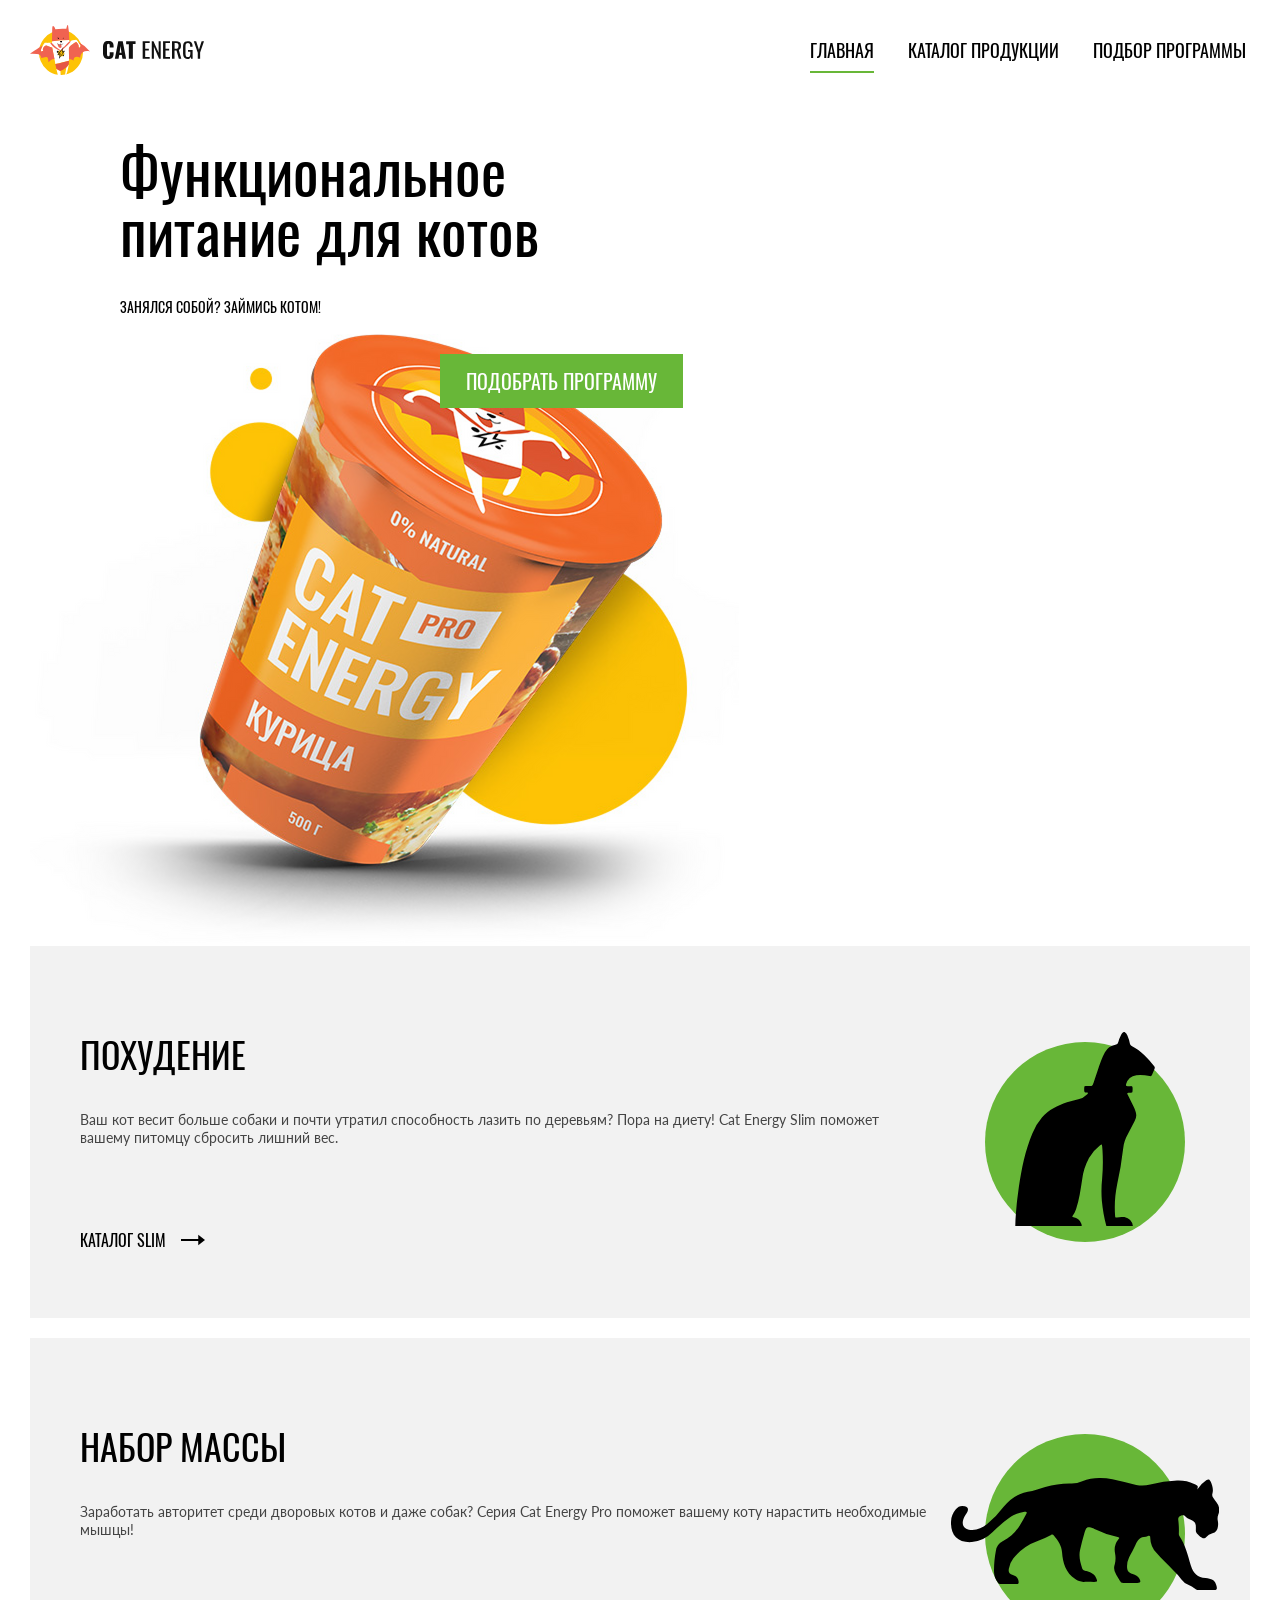
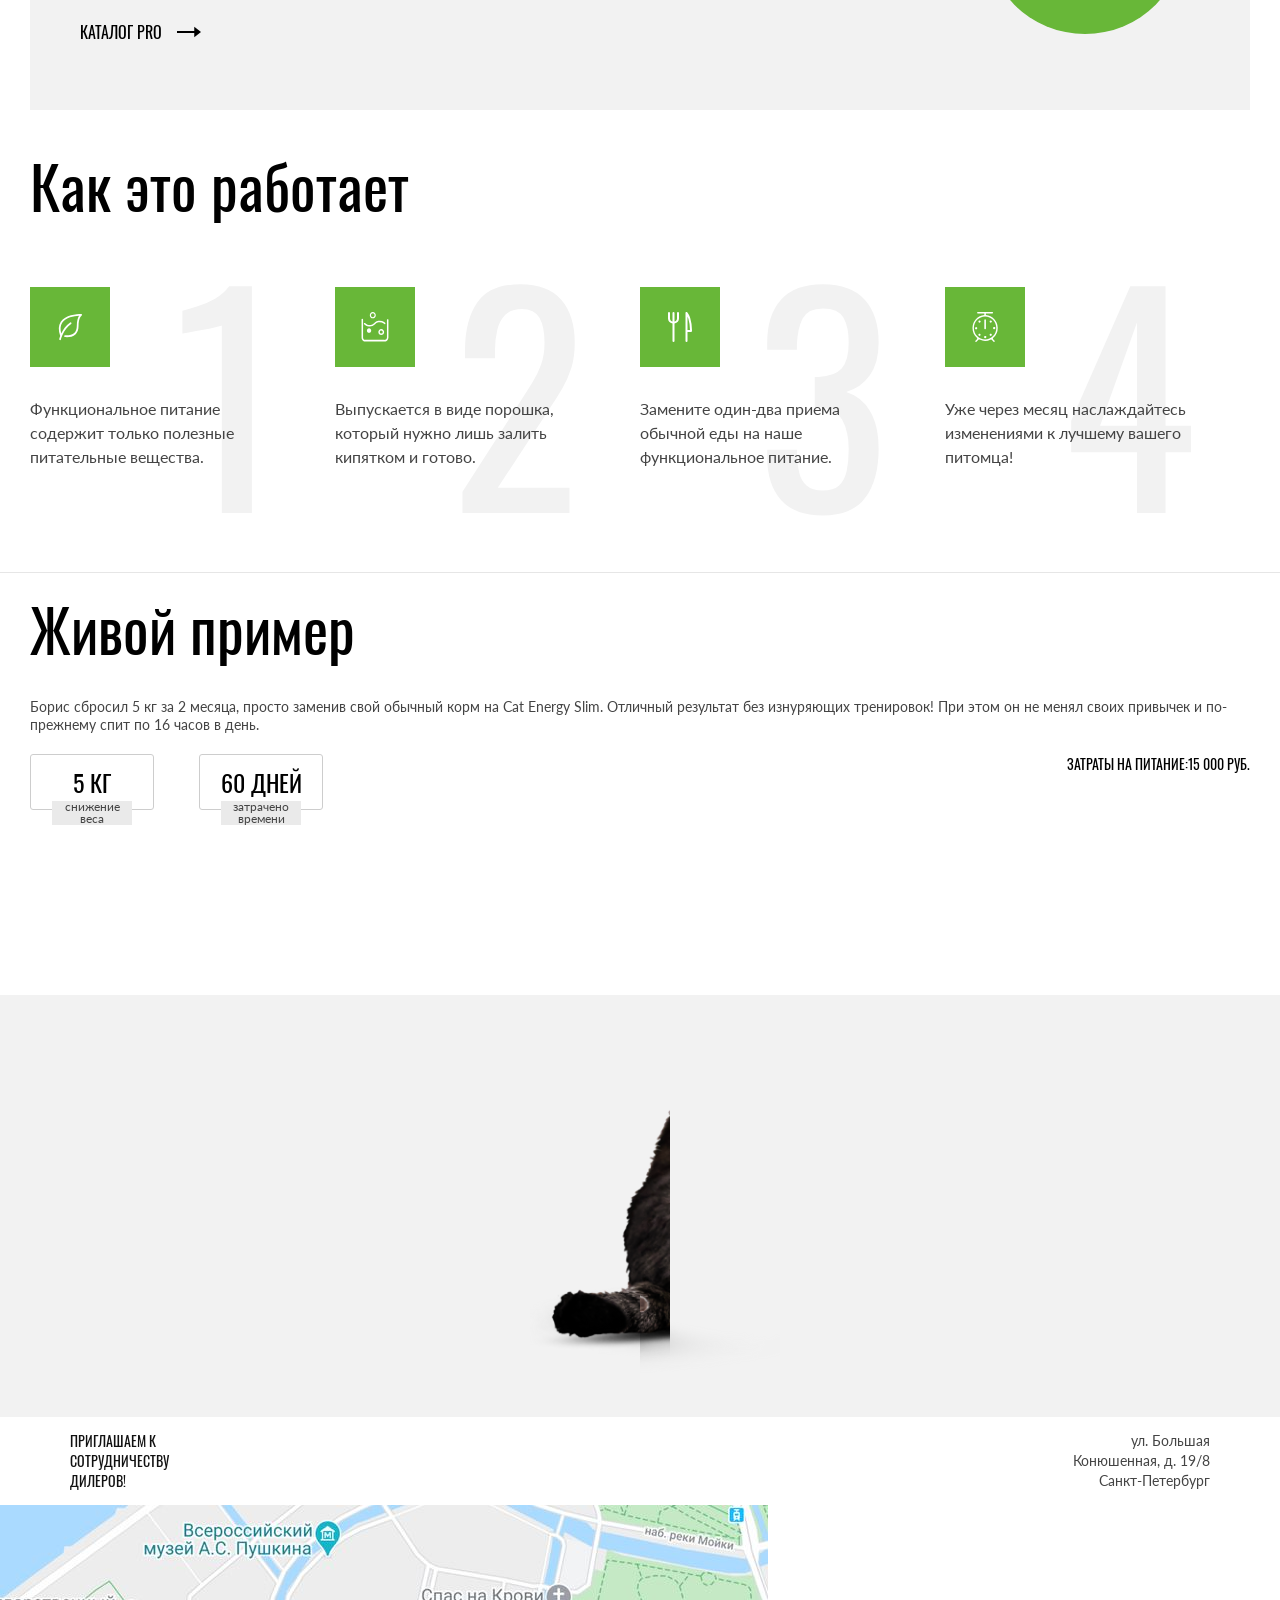
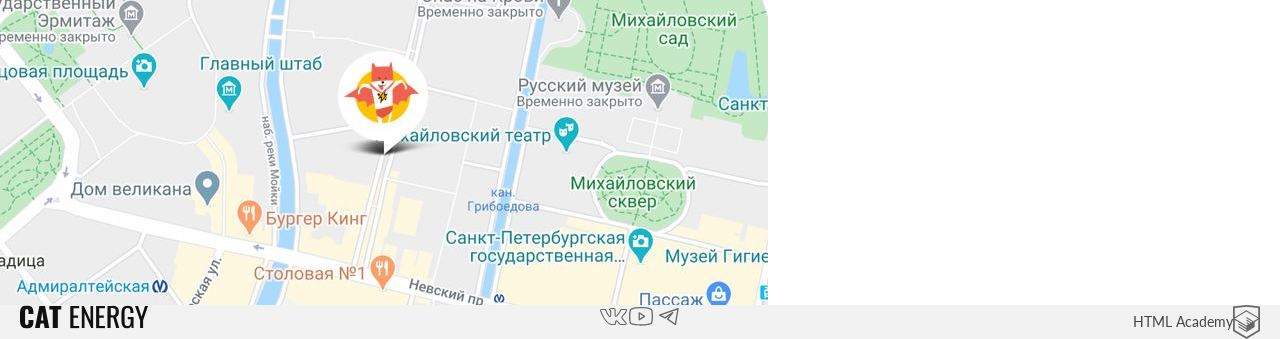
<file: 8/index.html>
<!DOCTYPE html><html class="page" lang="ru"><head><meta charset="UTF-8"><title>Интернет-магазин здорового питания для котов CAT ENERGY</title><meta name="viewport" content="width=device-width,initial-scale=1"><link rel="icon" sizes="32x32" href="favicons/favicon-32x32.png"><link rel="icon" sizes="16x16" href="favicons/favicon-16x16.png"><link rel="manifest" href="favicons/manifest.webmanifest"><link rel="icon" href="favicons/favicon-svg.svg" type="image/svg+xml"><link rel="mask-icon" href="favicons/safari-pinned-tab.svg"><link rel="apple-touch-icon" sizes="180x180" href="favicons/apple-touch-icon.png"><link rel="stylesheet" href="styles/styles.css"><!-- <script src="scripts/index.js" defer></script> --></head><body class="page__body"><header class="main-header wrapper main-header__wrapper"><nav class="main-header__nav main-nav"><a class="main-nav__logo" href="#"><picture><source type="image/svg+xml" media="(min-width: 1320px)" srcset="images/logo-image-desktop.svg" width="70" height="59"><source type="image/svg+xml" media="(min-width: 768px)" srcset="images/logo-image-tablet.svg" width="60" height="50"><img class="main-nav__logo-image" src="images/logo-image-mobile.svg" width="33" height="38" alt="Логотип интернет-магазина здорового питания для котов"></picture></a><a class="main-nav__logo" href="#"><img class="main-nav__logo-title" src="images/logo-text.svg" width="101" height="18" alt="Интернет-магазина здорового питания для котов"> </a><button class="main-nav__toggle toggle main-nav__toggle--closed" type="button"><span class="visually-hidden">Открыть меню</span></button><ul class="main-nav__list main-nav__list--closed main-nav__list--no-js"><li class="main-nav__item"><a class="main-nav__link main-nav__link--current" href="#">Главная</a></li><li class="main-nav__item"><a class="main-nav__link" href="catalog.html">Каталог продукции</a></li><li class="main-nav__item"><a class="main-nav__link" href="#">Подбор программы</a></li></ul></nav></header><main class="main-content"><h1 class="main-content__title visually-hidden">Интернет-магазина здорового питания для котов CAT ENERGY</h1><section class="hero"><div class="hero__bg"></div><div class="hero__wrapper wrapper"><h2 class="hero__title hero-title">Функциональное<br>питание для котов</h2><p class="hero__text">Занялся собой? Займись котом!</p><a class="hero__button button" href="#">Подобрать программу</a><picture><source type="image/png" media="(min-width: 1320px)" srcset="images/hero-image-desktop@1x.png, images/hero-image-desktop@2x.png 2x" width="552" height="499"><source type="image/png" media="(min-width: 768px)" srcset="images/hero-image-tablet@1x.png, images/hero-image-tablet@2x.png 2x" width="709" height="609"><img class="hero__image" src="images/hero-image-mobile@1x.png" srcset="images/hero-image-mobile@2x.png 2x" width="280" height="270" alt="Функциональное питание для котов"></picture></div></section><section class="programs"><div class="programs__wrapper wrapper"><h2 class="section-title visually-hidden">Виды программ</h2><ul class="programs__list"><li class="programs__item"><div class="programs__title-logo programs__title-logo--slim"><span class="visually-hidden">Логотип программы похудения</span></div><h3 class="programs__title programs__title--slim">Похудение</h3><p class="programs__text">Ваш кот весит больше собаки и почти утратил способность лазить по деревьям? Пора на диету! Cat Energy Slim поможет вашему питомцу сбросить лишний вес.</p><a class="programs__button button" href="#">Каталог SLIM</a></li><li class="programs__item"><div class="programs__title-logo programs__title-logo--pro"><span class="visually-hidden">Логотип программы похудения</span></div><h3 class="programs__title programs__title--pro">Набор массы</h3><p class="programs__text">Заработать авторитет среди дворовых котов и даже собак? Серия Cat Energy Pro поможет вашему коту нарастить необходимые мышцы!</p><a class="programs__button button" href="#">Каталог PRO</a></li></ul></div></section><section class="description"><div class="description__wrapper wrapper"><h2 class="description__title section-title">Как это работает</h2><ul class="description__list"><li class="description__item"><p class="description__text description__text--leaf">Функциональное питание содержит только полезные питательные вещества.</p></li><li class="description__item"><p class="description__text description__text--powder">Выпускается в виде порошка, который нужно лишь залить кипятком и готово.</p></li><li class="description__item"><p class="description__text description__text--meal">Замените один-два приема обычной еды на наше функциональное питание.</p></li><li class="description__item"><p class="description__text description__text--clock">Уже через месяц наслаждайтесь изменениями к лучшему вашего питомца!</p></li></ul></div></section><section class="example"><div class="example__wrapper wrapper"><h2 class="example__title section-title">Живой пример</h2><p class="example__text">Борис сбросил 5 кг за 2 месяца, просто заменив свой обычный корм на Cat Energy Slim. Отличный результат без изнуряющих тренировок! При этом он не менял своих привычек и по-прежнему спит по 16 часов в день.</p><div class="example__information"><ul class="example__information-list"><li class="example__information-item"><span class="example__information-value">5 кг</span><p class="example__information-label">снижение веса</p></li><li class="example__information-item"><span class="example__information-value">60 дней</span><p class="example__information-label">затрачено времени</p></li></ul><p class="example__cost"><span>Затраты на питание:</span> <span>15 000 руб.</span></p></div><div class="example__slider slider"><picture><source type="image/png" media="(min-width: 768px)" srcset="images/slider-before@1x.png, images/slider-before@2x.png 2x" width="560" height="512"><img class="slider__image slider__image--before" src="images/slider-before-mobile@1x.png" srcset="images/slider-before-mobile@2x.png 2x" width="280" height="256" alt="Пример изменений после начала приема здорового питания"></picture><picture><source type="image/png" media="(min-width: 768px)" srcset="images/slider-after@1x.png, images/slider-after@2x.png 2x" width="560" height="512"><img class="slider__image slider__image--after" src="images/slider-after-mobile@1x.png" srcset="images/slider-after-mobile@2x.png 2x" width="280" height="256" alt="Пример изменений после начала приема здорового питания"></picture></div></div></section></main><footer class="main-footer"><section class="map"><div class="map__wrapper"><h2 class="section-title visually-hidden">Как нас найти?</h2><div class="map__content"><p class="map__text">Приглашаем к сотрудничеству дилеров!</p><p class="map__adress"><a class="map__coordinates" href="#">ул. Большая Конюшенная, д. 19/8</a> <span class="map__city">Санкт-Петербург</span></p></div><picture><source type="image/jpeg" media="(min-width: 1440px)" srcset="images/map@1x.jpg, images/map@2x.jpg 2x" width="1440" height="400"><source type="image/jpeg" media="(min-width: 768px)" srcset="images/map-tablet@1x.jpg, images/map-tablet@2x.jpg 2x" width="768" height="400"><img class="map__image" src="images/map-mobile@1x.jpg" srcset="images/map-mobile@2x.jpg 2x" width="320" height="362" alt="Адрес магазина: Санкт-Петербург, ул. Большая Конюшенная, д. 19/8"></picture></div></section><section class="information"><div class="information__wrapper"><h2 class="section-title visually-hidden">Контактная информация</h2><div class="information__section"><a class="information__logo logo" href="#"><img class="logo__title" src="images/logo-text.svg" width="128" height="24" alt="Интернет-магазина здорового питания для котов"></a></div><div class="information__section"><ul class="social-list information__social-list"><li class="social-list__item"><a class="social-list__link social-list__link--vk" href="#"><span class="visually-hidden">ВКонтакте</span></a></li><li class="social-list__item"><a class="social-list__link social-list__link--youtube" href="#"><span class="visually-hidden">YouTube</span></a></li><li class="social-list__item"><a class="social-list__link social-list__link--telegram" href="#"><span class="visually-hidden">Telegram</span></a></li></ul></div><div class="information__section"><a class="information__copyright" href="https://htmlacademy.ru/intensive/adaptive">HTML Academy</a></div></div></section></footer><script src="scripts/index.js" defer="defer"></script></body></html>
</file>
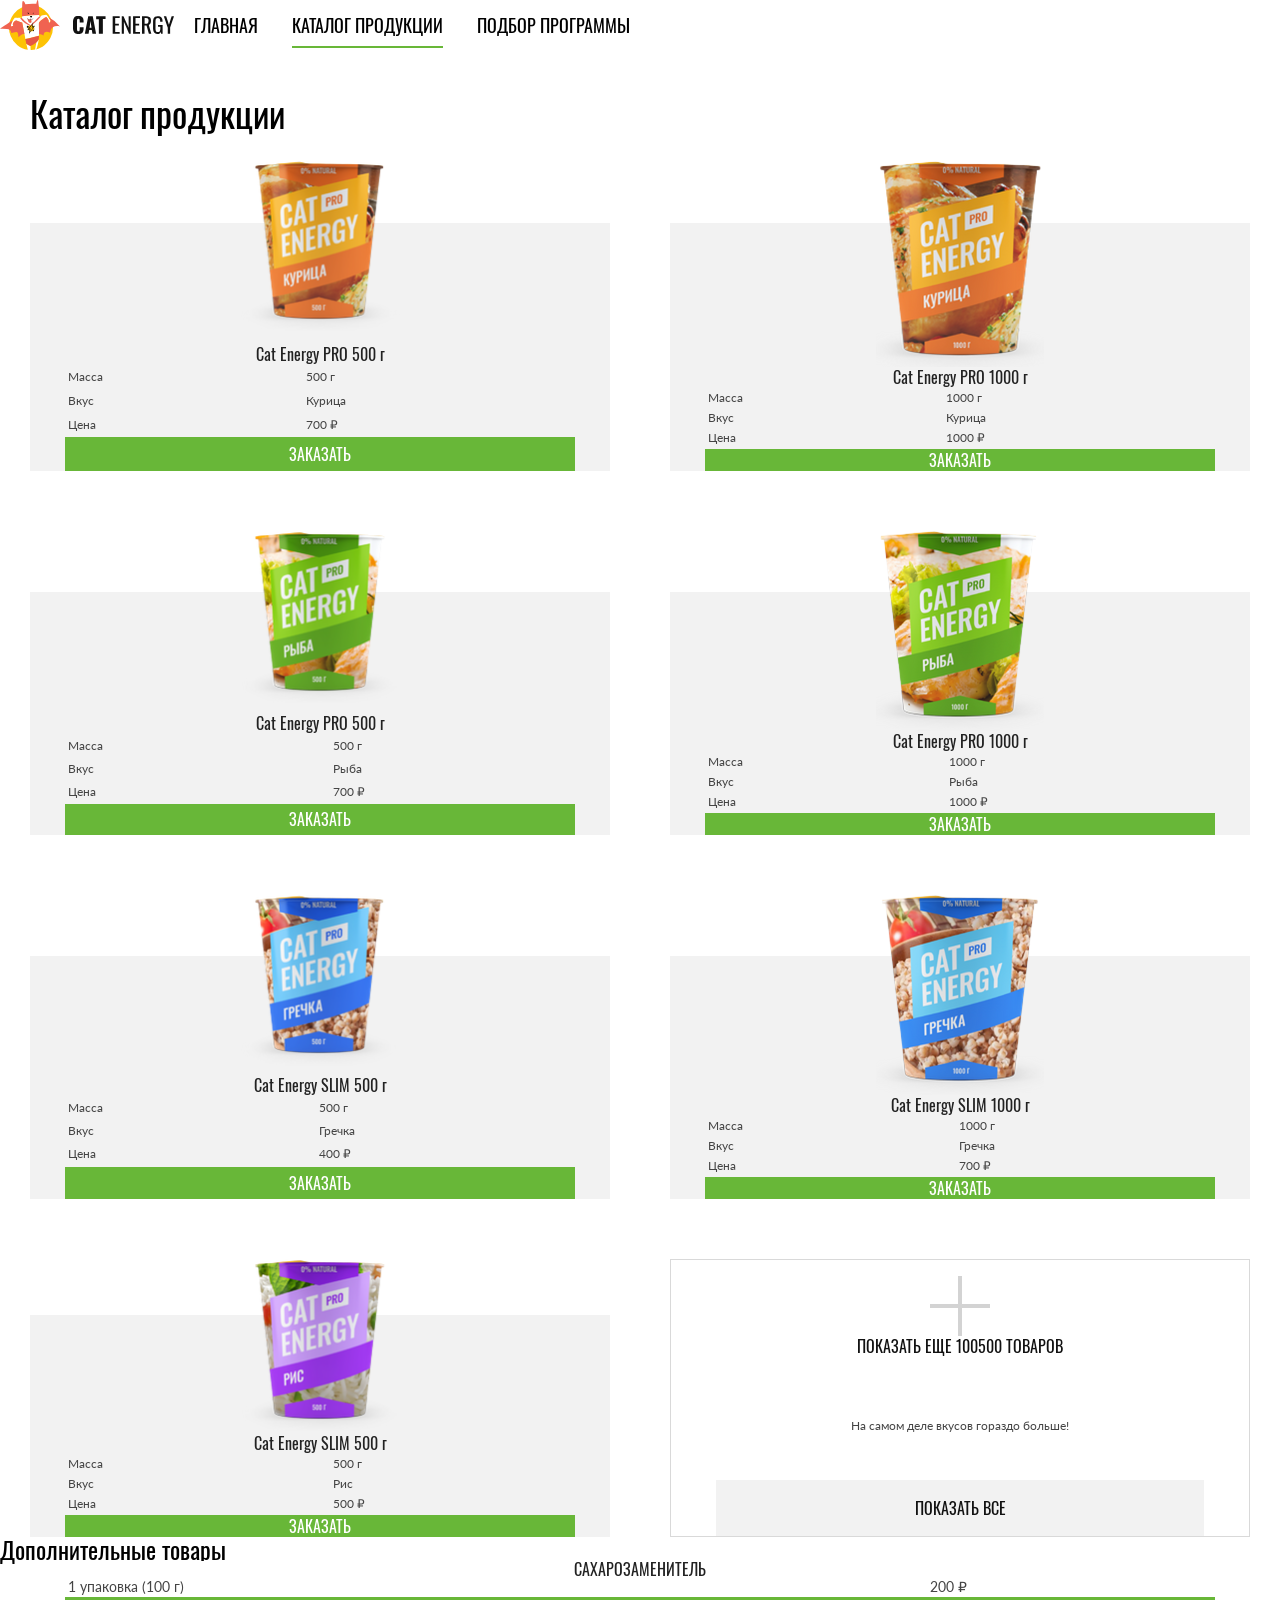
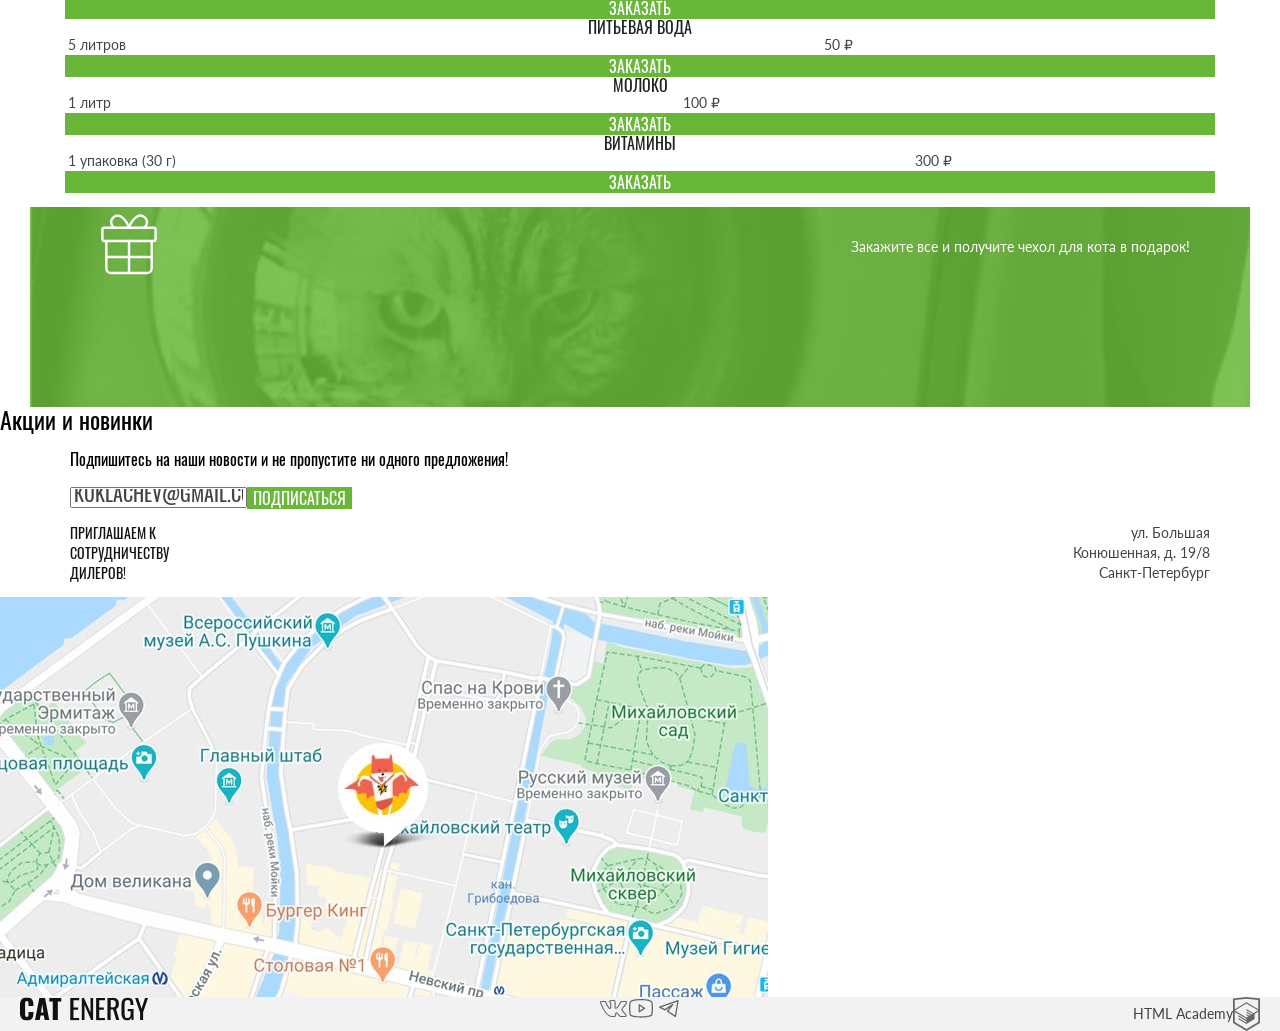
<file: 8/catalog.html>
<!DOCTYPE html><html class="page" lang="ru"><head><meta charset="UTF-8"><title>Интернет-магазин здорового питания для котов CAT ENERGY</title><meta name="viewport" content="width=device-width,initial-scale=1"><link rel="icon" sizes="32x32" href="favicons/favicon-32x32.png"><link rel="icon" sizes="16x16" href="favicons/favicon-16x16.png"><link rel="manifest" href="favicons/manifest.webmanifest"><link rel="icon" href="favicons/favicon-svg.svg" type="image/svg+xml"><link rel="mask-icon" href="favicons/safari-pinned-tab.svg" type="image/svg+xml"><link rel="apple-touch-icon" sizes="180x180" href="favicons/apple-touch-icon.png"><link rel="stylesheet" href="styles/styles.css"></head><body class="page__body"><header class="main-header"><nav class="main-header__nav main-nav main-nav--closed main-nav--no-js"><a class="main-nav__logo" href="index.html"><picture><source type="image/svg+xml" media="(min-width: 1320px)" srcset="images/logo-image-desktop.svg" width="70" height="59"><source type="image/svg+xml" media="(min-width: 768px)" srcset="images/logo-image-tablet.svg" width="60" height="50"><img class="main-nav__logo-image" src="images/logo-image-mobile.svg" width="33" height="36" alt="Логотип интернет-магазина здорового питания для котов"></picture></a><a class="main-nav__logo" href="index.html"><img class="main-nav__logo-title" src="images/logo-text.svg" width="101" height="18" alt="Интернет-магазина здорового питания для котов"> </a><button class="main-nav__toggle toggle" type="button"><span class="visually-hidden">Открыть меню</span></button><ul class="main-nav__list main-nav__list--inner-page"><li class="main-nav__item"><a class="main-nav__link" href="index.html">Главная</a></li><li class="main-nav__item"><a class="main-nav__link main-nav__link--current" href="#">Каталог продукции</a></li><li class="main-nav__item"><a class="main-nav__link" href="#">Подбор программы</a></li></ul></nav></header><main class="main-content"><section class="catalog"><div class="catalog__wrapper"><h1 class="main-content__title">Каталог продукции</h1><ul class="catalog__list"><li class="catalog__item card"><!-- <div class="card"> --><picture><source type="image/png" media="(min-width: 1440px)" srcset="images/catalog-item-1-desktop@1x.png, images/catalog-item-1-desktop@2x.png 2x" width="161" height="172"><source type="image/png" media="(min-width: 768px)" srcset="images/catalog-item-1-tablet@1x.png, images/catalog-item-1-tablet@2x.png 2x" width="161" height="172"><img class="card__image" src="images/catalog-item-1-mobile@1x.png" srcset="images/catalog-item-1-mobile@2x.png 2x" width="68" height="86" alt="Cat Energy PRO 500 г"></picture><table class="card__options"><caption class="card__title">Cat Energy PRO 500 г</caption><tr><td>Масса</td><td>500 г</td></tr><tr><td>Вкус</td><td>Курица</td></tr><tr><td>Цена</td><td>700 ₽</td></tr></table><button class="card__button button" type="button">Заказать</button><!-- </div> --></li><li class="catalog__item card"><!-- <div class="card"> --><picture><source type="image/png" media="(min-width: 1440px)" srcset="images/catalog-item-2-desktop@1x.png, images/catalog-item-2-desktop@2x.png 2x" width="172" height="196"><source type="image/png" media="(min-width: 768px)" srcset="images/catalog-item-2-tablet@1x.png, images/catalog-item-2-tablet@2x.png 2x" width="168" height="206"><img class="card__image" src="images/catalog-item-2-mobile@1x.png" srcset="images/catalog-item-2-mobile@2x.png 2x" width="84" height="100" alt="Cat Energy PRO 1000 г"></picture><table class="card__options"><caption class="card__title">Cat Energy PRO 1000 г</caption><tr><td>Масса</td><td>1000 г</td></tr><tr><td>Вкус</td><td>Курица</td></tr><tr><td>Цена</td><td>1000 ₽</td></tr></table><button class="card__button button" type="button">Заказать</button><!-- </div> --></li><li class="catalog__item card"><!-- <div class="card"> --><picture><source type="image/png" media="(min-width: 1440px)" srcset="images/catalog-item-3-desktop@1x.png, images/catalog-item-3-desktop@2x.png 2x" width="163" height="174"><source type="image/png" media="(min-width: 768px)" srcset="images/catalog-item-3-tablet@1x.png, images/catalog-item-3-tablet@2x.png 2x" width="163" height="174"><img class="card__image" src="images/catalog-item-3-mobile@1x.png" srcset="images/catalog-item-3-mobile@2x.png 2x" width="68" height="78" alt="Cat Energy PRO 500 г"></picture><table class="card__options"><caption class="card__title">Cat Energy PRO 500 г</caption><tr><td>Масса</td><td>500 г</td></tr><tr><td>Вкус</td><td>Рыба</td></tr><tr><td>Цена</td><td>700 ₽</td></tr></table><button class="card__button button" type="button">Заказать</button><!-- </div> --></li><li class="catalog__item card"><!-- <div class="card"> --><picture><source type="image/png" media="(min-width: 1440px)" srcset="images/catalog-item-4-desktop@1x.png, images/catalog-item-4-desktop@2x.png 2x" width="172" height="196"><source type="image/png" media="(min-width: 768px)" srcset="images/catalog-item-4-tablet@1x.png, images/catalog-item-4-tablet@2x.png 2x" width="168" height="200"><img class="card__image" src="images/catalog-item-4-mobile@1x.png" srcset="images/catalog-item-4-mobile@2x.png 2x" width="84" height="100" alt="Cat Energy PRO 1000 г"></picture><table class="card__options"><caption class="card__title">Cat Energy PRO 1000 г</caption><tr><td>Масса</td><td>1000 г</td></tr><tr><td>Вкус</td><td>Рыба</td></tr><tr><td>Цена</td><td>1000 ₽</td></tr></table><button class="card__button button" type="button">Заказать</button><!-- </div> --></li><li class="catalog__item card"><!-- <div class="card"> --><picture><source type="image/png" media="(min-width: 1440px)" srcset="images/catalog-item-5-desktop@1x.png, images/catalog-item-5-desktop@2x.png 2x" width="161" height="171"><source type="image/png" media="(min-width: 768px)" srcset="images/catalog-item-5-tablet@1x.png, images/catalog-item-5-tablet@2x.png 2x" width="161" height="171"><img class="card__image" src="images/catalog-item-5-mobile@1x.png" srcset="images/catalog-item-5-mobile@2x.png 2x" width="68" height="78" alt="Cat Energy SLIM 500 г"></picture><table class="card__options"><caption class="card__title">Cat Energy SLIM 500 г</caption><tr><td>Масса</td><td>500 г</td></tr><tr><td>Вкус</td><td>Гречка</td></tr><tr><td>Цена</td><td>400 ₽</td></tr></table><button class="card__button button" type="button">Заказать</button><!-- </div> --></li><li class="catalog__item card"><!-- <div class="card"> --><picture><source type="image/png" media="(min-width: 1440px)" srcset="images/catalog-item-6-desktop@1x.png, images/catalog-item-6-desktop@2x.png 2x" width="172" height="196"><source type="image/png" media="(min-width: 768px)" srcset="images/catalog-item-6-tablet@1x.png, images/catalog-item-6-tablet@2x.png 2x" width="168" height="200"><img class="card__image" src="images/catalog-item-6-mobile@1x.png" srcset="images/catalog-item-6-mobile@2x.png 2x" width="84" height="100" alt="Cat Energy SLIM 1000 г"></picture><table class="card__options"><caption class="card__title">Cat Energy SLIM 1000 г</caption><tr><td>Масса</td><td>1000 г</td></tr><tr><td>Вкус</td><td>Гречка</td></tr><tr><td>Цена</td><td>700 ₽</td></tr></table><button class="card__button button" type="button">Заказать</button><!-- </div> --></li><li class="catalog__item card"><!-- <div class="card"> --><picture><source type="image/png" media="(min-width: 1440px)" srcset="images/catalog-item-7-desktop@1x.png, images/catalog-item-7-desktop@2x.png 2x" width="163" height="174"><source type="image/png" media="(min-width: 768px)" srcset="images/catalog-item-7-tablet@1x.png, images/catalog-item-7-tablet@2x.png 2x" width="163" height="174"><img class="card__image" src="images/catalog-item-7-mobile@1x.png" srcset="images/catalog-item-7-mobile@2x.png 2x" width="72" height="84" alt="Cat Energy SLIM 500 г"></picture><table class="card__options"><caption class="card__title">Cat Energy SLIM 500 г</caption><tr><td>Масса</td><td>500 г</td></tr><tr><td>Вкус</td><td>Рис</td></tr><tr><td>Цена</td><td>500 ₽</td></tr></table><button class="card__button button" type="button">Заказать</button><!-- </div> --></li><li class="catalog__item show-more"><!-- <div class="show-more"> --><p class="show-more__title">Показать еще 100500 товаров</p><p class="show-more__text">На самом деле вкусов гораздо больше!</p><button class="show-more__button button" type="button">Показать все</button><!-- </div> --></li></ul></div></section><section class="other-goods"><h2 class="other-goods__title section-title">Дополнительные товары</h2><div class="other-goods__wrapper"><ul class="other-goods__list"><li class="other-goods__item"><div class="other-goods__card card"><table class="card__options"><caption class="card__title">Сахарозаменитель</caption><tr><td>1 упаковка (100 г)</td><td>200 ₽</td></tr></table><button class="other-goods__button button" type="button">Заказать</button></div></li><li class="other-goods__item"><div class="other-goods__card card"><table class="card__options"><caption class="card__title">Питьевая вода</caption><tr><td>5 литров</td><td>50 ₽</td></tr></table><button class="other-goods__button button" type="button">Заказать</button></div></li><li class="other-goods__item"><div class="other-goods__card card"><table class="card__options"><caption class="card__title">Молоко</caption><tr><td>1 литр</td><td>100 ₽</td></tr></table><button class="other-goods__button button" type="button">Заказать</button></div></li><li class="other-goods__item"><div class="other-goods__card card"><table class="card__options"><caption class="card__title">Витамины</caption><tr><td>1 упаковка (30 г)</td><td>300 ₽</td></tr></table><button class="other-goods__button button" type="button">Заказать</button></div></li></ul><div class="other-goods__promo"><p class="other-goods__text">Закажите все и получите чехол для кота в подарок!</p></div></div></section><section class="subscribe"><h2 class="subscribe__title section-title">Акции и новинки</h2><div class="subscribe__wrapper"><p class="subscribe__text">Подпишитесь на наши новости и не пропустите ни одного предложения!</p><form class="subscribe__form" method="post" action="https://echo.htmlacademy.ru"><label><input class="subscribe__email" type="email" name="subscride__email" placeholder="кuklachev@gmail.com"></label> <button class="subscribe__button button" type="submit">Подписаться</button></form></div></section></main><footer class="main-footer"><section class="map"><div class="map__wrapper"><h2 class="section-title visually-hidden">Как нас найти?</h2><div class="map__content"><p class="map__text">Приглашаем к сотрудничеству дилеров!</p><p class="map__adress"><a class="map__coordinates" href="#">ул. Большая Конюшенная, д. 19/8</a> <span class="map__city">Санкт-Петербург</span></p></div><picture><source type="image/jpeg" media="(min-width: 1440px)" srcset="images/map@1x.jpg, images/map@2x.jpg 2x" width="1440" height="400"><source type="image/jpeg" media="(min-width: 768px)" srcset="images/map-tablet@1x.jpg, images/map-tablet@2x.jpg 2x" width="768" height="400"><img class="map__image" src="images/map-mobile@1x.jpg" srcset="images/map-mobile@2x.jpg 2x" width="320" height="362" alt="Адрес магазина: Санкт-Петербург, ул. Большая Конюшенная, д. 19/8"></picture></div></section><section class="information"><div class="information__wrapper"><h2 class="section-title visually-hidden">Контактная информация</h2><div class="information__section"><a class="information__logo logo" href="#"><img class="logo__title" src="images/logo-text.svg" width="128" height="24" alt="Интернет-магазина здорового питания для котов"></a></div><div class="information__section"><ul class="social-list information__social-list"><li class="social-list__item"><a class="social-list__link social-list__link--vk" href="#"><span class="visually-hidden">ВКонтакте</span></a></li><li class="social-list__item"><a class="social-list__link social-list__link--youtube" href="#"><span class="visually-hidden">YouTube</span></a></li><li class="social-list__item"><a class="social-list__link social-list__link--telegram" href="#"><span class="visually-hidden">Telegram</span></a></li></ul></div><div class="information__section"><a class="information__copyright" href="https://htmlacademy.ru/intensive/adaptive">HTML Academy</a></div></div></section></footer><script src="scripts/index.js" defer="defer"></script></body></html>
</file>
<file: 8/styles/styles.css>
@font-face{font-family:Oswald;font-weight:400;font-style:normal;font-display:swap;src:url(../fonts/oswald/oswaldregular.woff2)format("woff2")}@font-face{font-family:Oswald;font-weight:700;font-style:normal;font-display:swap;src:url(../fonts/oswald/oswaldregular.woff2)format("woff2")}@font-face{font-family:Lato;font-weight:400;font-style:normal;font-display:swap;src:url(../fonts/lato/Lato-Regular.woff2)format("woff2")}@font-face{font-family:Lato;font-weight:700;font-style:normal;font-display:swap;src:url(../fonts/lato/Lato-Regular.woff2)format("woff2")}*,:before,:after{box-sizing:border-box}body{color:#444;background-color:#fff;flex-direction:column;max-width:1440px;min-height:100vh;margin:0 auto;padding:0;font-family:Lato,sans-serif;font-size:14px;font-weight:400;line-height:18px;display:flex;position:relative}img{display:block}ul{margin:0;padding:0;list-style-type:none}.visually-hidden{white-space:nowrap;-webkit-clip-path:inset(100%);clip-path:inset(100%);clip:rect(0 0 0 0);border:0;width:1px;height:1px;margin:-1px;padding:0;position:absolute;overflow:hidden}.wrapper{padding:0 20px}@media (width>=768px){.wrapper{padding:0 30px}}@media (width>=1440px){.wrapper{padding:0 110px}}.button{color:#fff;text-transform:uppercase;background-color:#68b738;border:none;font-family:Oswald,sans-serif;font-size:16px;font-weight:400;line-height:20px;text-decoration:none}.toggle{box-sizing:border-box;background-color:#0000;background-position:50%;border:none;width:24px;height:24px}.section-title{color:#000;margin:0;font-family:Oswald,sans-serif;font-size:36px;font-weight:400;line-height:40px}@media (width>=768px){.section-title{font-size:60px;line-height:60px}}.main-header{min-height:65px;position:relative}.main-header__wrapper{background-color:#fff}@media (width>=768px){.main-header__wrapper{padding:25px 30px}}@media (width>=1440px){.main-header__wrapper{background-color:#0000;padding:55px 110px 0}}.main-header__nav{grid-template-columns:20% auto 20%;grid-auto-rows:minmax(65px,auto);align-items:center;display:grid}@media (width>=768px){.main-header__nav{display:flex}}@media (width>=1440px){.main-header__nav{grid-template-columns:min-content auto 50%;display:grid}}.main-nav{color:#000;font-family:Oswald,sans-serif;font-size:20px;font-weight:400;line-height:20px}@media (width>=768px){.main-nav__logo-image{margin-right:13px}}.main-nav__logo-title{margin:0 auto}@media (width>=1440px){.main-nav__logo-title{width:118px;height:21px;margin:0}}.main-nav__toggle{margin:0 0 0 auto;display:block}.main-nav__toggle--closed{background-image:url(../icons/stack.svg#menu-open)}.main-nav__toggle--opened{background-image:url(../icons/stack.svg#menu-close);width:18px;height:18px}.main-nav__toggle:has(+.main-nav__list--no-js){display:none}@media (width>=768px){.main-nav__toggle{display:none}}.main-nav__list{grid-column:1/-1;grid-auto-rows:65px;align-items:center;padding:0 20px;display:grid}.main-nav__list--closed{display:none}@media (width>=768px){.main-nav__list--closed{flex-wrap:wrap;justify-content:flex-end;width:100%;padding:0;display:flex}}.main-nav__list--opened{z-index:2;background-color:#fff;width:100%;display:grid;position:absolute;top:65px;left:0}.main-nav__list--no-js{padding:0;display:grid;position:static}@media (width>=768px){.main-nav__list{grid-column:unset;flex-wrap:wrap;margin-right:4px;display:flex}}@media (width>=1440px){.main-nav__list--inner-page .main-nav__link{color:#000}}.main-nav__item{text-align:center}@media (width>=768px){.main-nav__item:not(:last-of-type){margin-right:34px}}.main-nav__link{text-transform:uppercase;color:#000;cursor:pointer;text-decoration:none}@media (width>=768px){.main-nav__link--current{border-bottom:2px solid #68b738}}@media (width>=1440px){.main-nav__link--current{border-bottom:2px solid #fff}}@media (width>=768px){.main-nav__link{padding-bottom:8px;font-size:18px;line-height:24px}}@media (width>=1440px){.main-nav__link{color:#fff;line-height:30px}}.main-content__title{color:#000;font-family:Oswald,sans-serif;font-size:36px;font-weight:400;line-height:36px}.hero{color:#fff;min-height:480px;font-family:Oswald,sans-serif;font-size:14px;font-weight:400;line-height:14px;position:relative}@media (width>=1440px){.hero{margin-bottom:82px;position:static}}.hero__bg{z-index:-1;background-image:url(../images/hero-bg-mobile@1x.png);background-position:50%;background-repeat:no-repeat;width:100%;min-height:302px;position:absolute;top:0;box-shadow:inset 0 0 0 1000px #68b738d9}@media (width>=768px){.hero__bg{display:none}}@media (width>=1440px){.hero__bg{z-index:-1;background-image:url(../images/hero-bg-desktop@1x.png);background-size:cover;width:50%;min-height:694px;display:block;right:0}}.hero__wrapper{flex-direction:column;align-items:center;padding-top:25px;padding-bottom:20px;display:flex}@media (width>=768px){.hero__wrapper{background-color:#0000;align-items:flex-start;padding:0 30px;position:relative}}@media (width>=1440px){.hero__wrapper{align-items:flex-start;min-height:580px;padding:0 110px}}.hero__title{text-align:center;margin:0 0 25px;padding:0 13px;font-size:36px;line-height:36px}@media (width>=768px){.hero__title{text-align:left;word-break:break-all;color:#000;width:100%;margin-bottom:0;padding:40px 90px;font-size:60px;line-height:60px}}@media (width>=1440px){.hero__title{width:50%;padding:110px 80px 40px}}.hero__text{text-transform:uppercase;margin:0 0 30px;padding:0 16px}@media (width>=768px){.hero__text{color:#000;margin-bottom:20px;padding:0 90px}}@media (width>=1440px){.hero__text{margin-bottom:52px;padding:0 80px}}.hero__button{text-align:center;order:4;width:100%;padding:10px 63px;display:block}@media (width>=768px){.hero__button{width:auto;padding:14px 26px;font-size:20px;line-height:26px;position:absolute;top:30%;left:calc(50% - 200px)}}@media (width>=1440px){.hero__button{margin-left:80px;position:static}}.hero__image{margin-bottom:3px}@media (width>=1440px){.hero__image{margin-bottom:0;position:absolute;top:calc(100% - 500px);left:40%}}.programs__wrapper{margin-bottom:20px}@media (width>=768px){.programs__wrapper{margin-bottom:45px}}@media (width>=1440px){.programs__wrapper{margin-bottom:71px}}.programs__list{row-gap:20px;list-style:none;display:grid}@media (width>=1440px){.programs__list{column-gap:80px;row-gap:unset;grid-template-columns:1fr 1fr}}.programs__item{background-color:#f2f2f2;grid-template-columns:min-content auto;gap:22px 20px;padding:20px;display:grid}@media (width>=768px){.programs__item{grid-template-columns:1fr 200px;grid-template-areas:"title logo""text logo""button logo";gap:24px 55px;min-height:372px;padding:75px 65px 55px 50px}}@media (width>=1440px){.programs__item{grid-template-areas:unset;grid-template-columns:min-content auto;column-gap:60px;padding:45px 50px 55px}}.programs__title-logo{background-color:#68b738;background-position:50%;border-radius:50%;width:50px;height:50px;position:relative}@media (width>=768px){.programs__title-logo{grid-area:logo;align-self:center;width:200px;height:200px}}@media (width>=1440px){.programs__title-logo{grid-area:unset;width:100px;height:100px}}.programs__title-logo--slim:before{content:"";background-image:url(../icons/stack.svg#program-slim);width:36px;height:50px;position:absolute;left:7px}@media (width>=768px){.programs__title-logo--slim:before{width:140px;height:194px;top:-10px;left:30px}}@media (width>=1440px){.programs__title-logo--slim:before{width:70px;height:97px;top:-5px;left:15px}}.programs__title-logo--pro:before{content:"";background-image:url(../icons/stack.svg#program-pro);width:67px;height:28px;position:absolute;top:11px;left:-8.5px}@media (width>=768px){.programs__title-logo--pro:before{width:268px;height:112px;top:44px;left:-34px}}@media (width>=1440px){.programs__title-logo--pro:before{width:134px;height:56px;top:22px;left:-17px}}.programs__title{color:#000;text-transform:uppercase;align-items:center;margin:0;font-family:Oswald,sans-serif;font-size:24px;font-weight:400;line-height:37px;display:flex;position:relative}@media (width>=768px){.programs__title{grid-area:title;font-size:36px;line-height:36px}}@media (width>=1440px){.programs__title{grid-area:unset}}.programs__text{grid-column:1/-1;margin:0}@media (width>=768px){.programs__text{grid-area:text;grid-column:unset}}@media (width>=1440px){.programs__text{grid-area:unset;grid-column:1/-1}}.programs__button{color:#000;background-color:#0000;border-top:1px solid #d9d9d9;grid-column:1/-1;align-items:center;padding-top:15px;line-height:16px;display:flex}.programs__button:active{opacity:.3}.programs__button:after{content:"";background-image:url(../icons/stack.svg#program-arrow);width:24px;height:12px;margin-left:15px}@media (width>=768px){.programs__button{grid-area:button;grid-column:unset;border:none}}@media (width>=1440px){.programs__button{grid-area:unset;grid-column:1/-1}}.description__wrapper{margin-bottom:50px}@media (width>=768px){.description__wrapper{border-bottom:1px solid #e6e6e6;margin-bottom:0;padding-bottom:45px}}@media (width>=1440px){.description__wrapper{border:none;margin-bottom:69px;padding-bottom:0}}.description__title{margin-bottom:40px}@media (width>=768px){.description__title{margin-bottom:32px}}.description__list{counter-reset:desc 0;row-gap:20px;display:grid}@media (width>=768px){.description__list{grid-template-rows:280px;grid-template-columns:repeat(auto-fill,minmax(250px,1fr));grid-auto-rows:280px;row-gap:37px}}@media (width>=1440px){.description__list{grid-template-columns:repeat(4,1fr);column-gap:calc(33.3333% - 333.333px)}}.description__item{counter-increment:desc 1}.description__item:before{content:counter(desc);display:none}@media (width>=768px){.description__item:before{color:#f2f2f2;z-index:-1;font-family:Oswald,sans-serif;font-size:280px;font-weight:400;line-height:280px;display:block;position:absolute;right:0}.description__item{width:250px;position:relative}}.description__text{align-items:center;margin:0;display:flex}.description__text:before{content:"";background-color:#68b738;background-position:50%;background-repeat:no-repeat;background-size:30px 30px;flex-shrink:0;width:60px;height:60px;margin-right:20px;display:block}@media (width>=768px){.description__text:before{width:80px;height:80px;margin-top:40px;margin-bottom:30px}.description__text{font-size:16px;line-height:24px;display:block}}.description__text--leaf:before{background-image:url(../icons/stack.svg#icon-leaf)}.description__text--powder:before{background-image:url(../icons/stack.svg#icon-powder)}.description__text--meal:before{background-image:url(../icons/stack.svg#icon-meal)}.description__text--clock:before{background-image:url(../icons/stack.svg#icon-clock)}.example__wrapper{background-color:#eaeaea;padding-top:25px;padding-bottom:40px}@media (width>=768px){.example__wrapper{background:linear-gradient(#fff 50%,#f2f2f2 50%)}}@media (width>=1440px){.example__wrapper{background:linear-gradient(#fff 20%,#f2f2f2 20%);grid-template-columns:repeat(4,1fr);display:grid}}.example__title{margin-bottom:40px}@media (width>=1440px){.example__title{grid-column:1/3}}.example__text{margin:0 0 20px}@media (width>=1440px){.example__text{grid-column:1/3}}.example__information{margin-bottom:20px}@media (width>=768px){.example__information{justify-content:space-between;width:100%;display:flex}}@media (width>=1440px){.example__information{flex-direction:column;grid-column:1/3}}.example__information-list{justify-content:center;margin-bottom:35px;list-style:none;display:flex}@media (width>=1440px){.example__information-list{justify-content:flex-start}}.example__information-item{position:relative}.example__information-item:not(:last-of-type){margin-right:30px}@media (width>=768px){.example__information-item:not(:last-of-type){margin-right:45px}}.example__information-value{color:#000;text-transform:uppercase;text-align:center;border:1px solid #cdcdcd;border-radius:3px;width:124px;min-height:56px;padding-top:15px;font-family:Oswald,sans-serif;font-size:24px;font-weight:400;line-height:24px;display:block}.example__information-label{text-align:center;background-color:#eaeaea;width:80px;margin:0;font-size:12px;line-height:12px;display:block;position:absolute;bottom:-15px;left:calc(50% - 40px)}.example__cost{color:#000;text-transform:uppercase;text-align:center;margin:0;font-family:Oswald,sans-serif;font-size:14px;font-weight:400;line-height:20px}@media (width>=768px){.example__cost{flex-direction:row;align-items:flex-start;display:flex}}.example__slider{grid-area:1/3/4/-1}.slider{width:280px;margin:0 auto;position:relative}@media (width>=768px){.slider{padding:0 30px}}.slider__image{object-fit:cover;width:140px}.slider__image--before{object-position:0;left:0}.slider__image--after{object-position:100%;position:absolute;top:0;right:0}.map__wrapper{flex-direction:column;display:flex}@media (width>=1440px){.map__wrapper{position:relative}}.map__content{justify-content:space-between;padding:0 20px;display:flex}@media (width>=768px){.map__content{padding:0 70px}}@media (width>=1440px){.map__content{background-color:#fff;padding:0 80px;position:absolute;top:50%;left:55px}}.map__text{color:#111;text-transform:uppercase;width:140px;font-family:Oswald,sans-serif;font-size:14px;font-weight:400;line-height:20px}.map__adress{text-align:right;width:140px;line-height:20px}.map__coordinates{color:#444;text-decoration:none}.information__wrapper{background-color:#f2f2f2;padding:0 20px}@media (width>=768px){.information__wrapper{justify-content:space-between;display:flex}}.information__section:not(:last-of-type){border-bottom:1px solid #d9d9d9}@media (width>=768px){.information__section:not(:last-of-type){border:none}}.information__social-list{justify-content:center;display:flex}.information__copyright{color:#444;align-items:center;line-height:20px;text-decoration:none;display:flex}.information__copyright:hover:after,.information__copyright:focus:after{background-color:#68b738}.information__copyright:active{opacity:.3}.information__copyright:after{content:"";background-color:#666;width:27px;height:34px;-webkit-mask-image:url(../icons/stack.svg#icon-htmlacademy);mask-image:url(../icons/stack.svg#icon-htmlacademy)}.social-list{list-style:none}.social-list__link{width:28px;height:22px;display:block}.social-list__link:hover,.social-list__link:focus{background-color:#68b738}.social-list__link:active{opacity:.3}.social-list__link--vk{background-color:#666;-webkit-mask-image:url(../icons/stack.svg#icon-social-vk);mask-image:url(../icons/stack.svg#icon-social-vk)}.social-list__link--youtube{background-color:#666;-webkit-mask-image:url(../icons/stack.svg#icon-social-youtube);mask-image:url(../icons/stack.svg#icon-social-youtube)}.social-list__link--telegram{background-color:#666;-webkit-mask-image:url(../icons/stack.svg#icon-social-telegram);mask-image:url(../icons/stack.svg#icon-social-telegram)}.catalog__wrapper{padding:0 20px}@media (width>=768px){.catalog__wrapper{padding:0 30px}}@media (width>=1440px){.catalog__wrapper{padding:0 55px}}.catalog__list{list-style:none;display:grid}@media (width>=768px){.catalog__list{grid-template-columns:1fr 1fr;gap:60px}}@media (width>=1440px){.catalog__list{grid-template-columns:repeat(4,1fr);gap:60px 80px}}.card{color:#444;grid-template-columns:1fr 1fr;font-family:Lato,sans-serif;font-size:12px;font-weight:400;line-height:16px;display:grid}@media (width>=768px){.card{background:linear-gradient(#fff 20%,#f2f2f2 20%);grid-template-columns:1fr;padding:0 35px}}.card__image{margin:0 auto}.card__title{color:#222;font-family:Oswald,sans-serif;font-size:16px;font-weight:400;line-height:20px}.card__button{grid-column:1/-1}.show-more{display:grid}@media (width>=768px){.show-more{border:1px solid #d9d9d9;padding:0 45px}}.show-more__title{color:#111;text-transform:uppercase;flex-direction:column;align-items:center;font-family:Oswald,sans-serif;font-size:16px;font-weight:400;line-height:20px;display:flex}.show-more__title:before{content:"";background-image:url(../icons/stack.svg#icon-show-more);width:30px;height:30px}@media (width>=768px){.show-more__title:before{width:60px;height:60px}}.show-more__text{text-align:center;font-size:12px;line-height:16px}.show-more__button{color:#111;background-color:#f2f2f2}.other-goods__wrapper{padding:0 20px}@media (width>=768px){.other-goods__wrapper{padding:0 30px}}@media (width>=1440px){.other-goods__wrapper{grid-template-columns:repeat(4,1fr);column-gap:80px;padding:0 55px;display:grid}}.other-goods__title{font-size:24px;line-height:24px}.other-goods__list{grid-column:1/-2;list-style:none;display:grid}.other-goods__card{background:unset;background-color:#fff;grid-template-columns:1fr}@media (width>=1440px){.other-goods__card{padding:0;display:flex}}.other-goods .card__options{font-size:14px;line-height:14px}@media (width>=1440px){.other-goods .card__options{display:flex}}.other-goods .card__title{text-transform:uppercase;line-height:16px}.other-goods__promo{color:#fff;background-image:url(../images/promo-bg-mobile@1x.png);background-position:50%;background-repeat:no-repeat;background-size:cover;min-height:290px;font-size:14px;line-height:18px;box-shadow:inset 0 0 0 1000px #68b738d9}@media (resolution>=2dppx){.other-goods__promo{background-image:url(../images/promo-bg-mobile@2x.png)}}@media (width>=768px){.other-goods__promo{background-image:url(../images/promo-bg-tablet@1x.png);min-height:200px}}@media (width>=768px) and (resolution>=2dppx){.other-goods__promo{background-image:url(../images/promo-bg-tablet@2x.png)}}@media (width>=1440px){.other-goods__promo{background-image:url(../images/promo-bg-desktop@1x.png);min-height:288px}}@media (width>=1440px) and (resolution>=2dppx){.other-goods__promo{background-image:url(../images/promo-bg-desktop@2x.png)}}.other-goods__text{text-align:center;flex-direction:column;align-items:center;padding:0 60px;display:flex}.other-goods__text:before{content:"";background-image:url(../icons/stack.svg#icon_promo);width:78px;height:80px}@media (width>=768px){.other-goods__text{flex-direction:row;justify-content:space-between}}.subscribe__wrapper{flex-direction:column;padding:0 20px;display:flex}@media (width>=768px){.subscribe__wrapper{padding:0 70px}}@media (width>=1440px){.subscribe__wrapper{padding:0 55px}}.subscribe__title{font-size:24px;line-height:24px}.subscribe__text{color:#000;font-family:Oswald,sans-serif;font-size:16px;font-weight:400;line-height:24px}.subscribe__form{flex-direction:column;display:flex}@media (width>=768px){.subscribe__form{flex-direction:row;width:100%}}.subscribe__email{width:100%}.subscribe__email::placeholder{color:#444;text-transform:uppercase;font-family:Oswald,sans-serif;font-size:20px;font-weight:400;line-height:30px}
</file>
